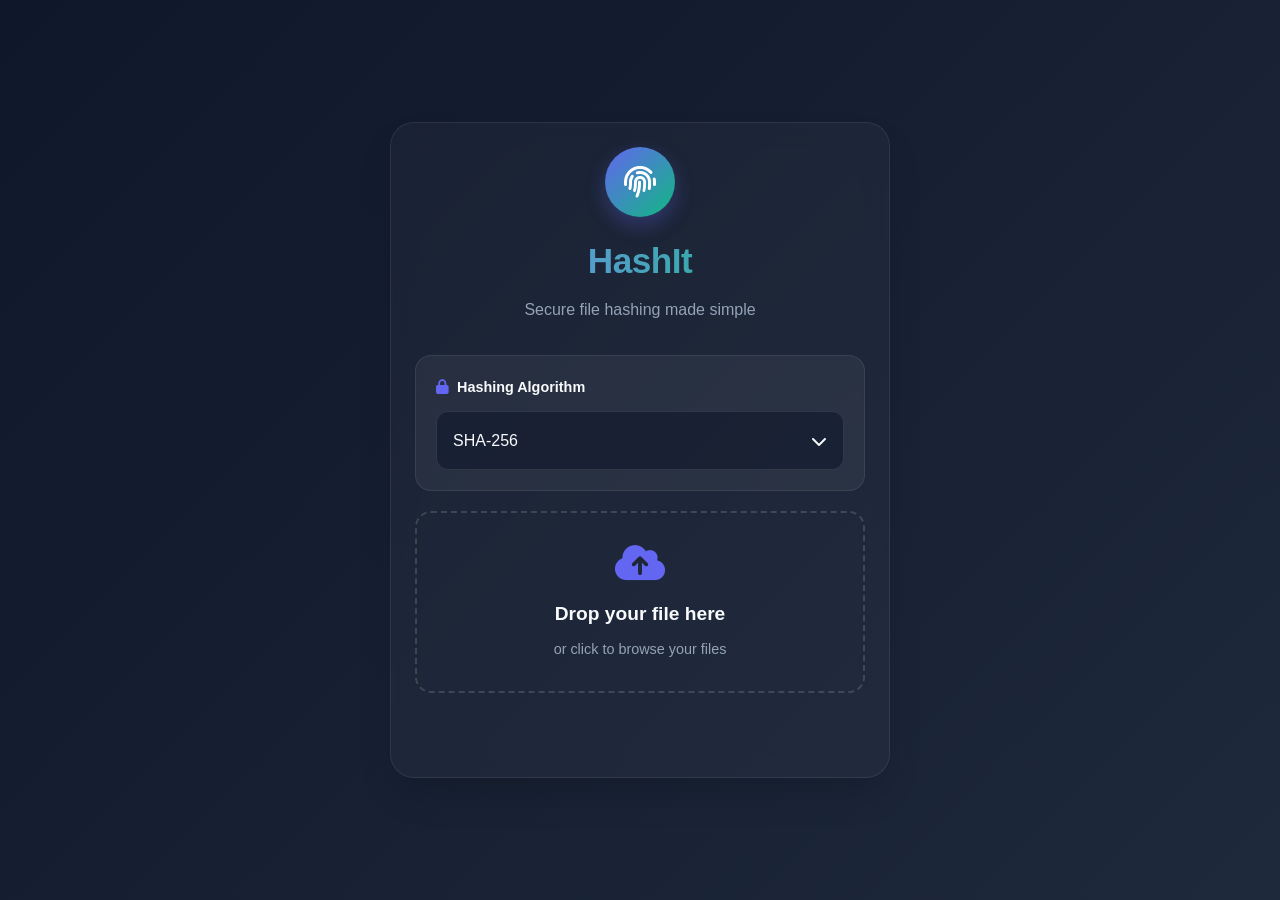
<file: index.html>
<!DOCTYPE html>
<html lang="en">
  <head>
    <meta charset="UTF-8" />
    <meta name="viewport" content="width=device-width, initial-scale=1.0" />
    <link rel="shortcut icon" href="favicon.ico" type="image/x-icon">
    <title>HashIt - Secure File Hasher</title>
    <link rel="stylesheet" href="css/all.min.css" />
    <link rel="stylesheet" href="css/style.css" />
  </head>
  <body>
    <div class="app-container">
      <header>
        <div class="logo"><i class="fas fa-fingerprint"></i></div>
        <h1>HashIt</h1>
        <p class="subtitle">Secure file hashing made simple</p>
      </header>

      <div class="card algorithm-selector">
        <label for="algorithm">
          <i class="fas fa-lock"></i>Hashing Algorithm
        </label>

        <div class="custom-dropdown">
          <div class="dropdown-selected">
            <span>SHA-256</span>
            <i class="fas fa-chevron-down"></i>
          </div>
          <div class="dropdown-options">
            <div class="dropdown-option" data-value="MD5">
              <i class="fas fa-shield-alt"></i>
              <span>MD5</span>
            </div>
            <div class="dropdown-option" data-value="SHA1">
              <i class="fas fa-shield-alt"></i>
              <span>SHA-1</span>
            </div>
            <div class="dropdown-option selected" data-value="SHA256">
              <i class="fas fa-shield-alt"></i>
              <span>SHA-256</span>
            </div>
            <div class="dropdown-option" data-value="SHA384">
              <i class="fas fa-shield-alt"></i>
              <span>SHA-384</span>
            </div>
            <div class="dropdown-option" data-value="SHA512">
              <i class="fas fa-shield-alt"></i>
              <span>SHA-512</span>
            </div>
            <div class="dropdown-option" data-value="SHA3-224">
              <i class="fas fa-shield-alt"></i>
              <span>SHA3-224</span>
            </div>
            <div class="dropdown-option" data-value="SHA3-256">
              <i class="fas fa-shield-alt"></i>
              <span>SHA3-256</span>
            </div>
            <div class="dropdown-option" data-value="SHA3-384">
              <i class="fas fa-shield-alt"></i>
              <span>SHA3-384</span>
            </div>
            <div class="dropdown-option" data-value="SHA3-512">
              <i class="fas fa-shield-alt"></i>
              <span>SHA3-512</span>
            </div>
            <div class="dropdown-option" data-value="RIPEMD160">
              <i class="fas fa-shield-alt"></i>
              <span>RIPEMD-160</span>
            </div>
          </div>
        </div>
      </div>

      <div class="file-input-area">
        <div id="dropzone" class="dropzone">
          <i class="fas fa-cloud-upload-alt"></i>
          <div class="main-text">Drop your file here</div>
          <div class="hint">or click to browse your files</div>
          <input type="file" id="fileInput" class="file-input" />
        </div>

        <button id="mobileButton" class="mobile-button">
          <i class="fas fa-file-upload"></i> Select File to Hash
        </button>

        <div class="file-progress" id="fileProgress">
          <div class="file-progress-bar" id="fileProgressBar"></div>
        </div>
      </div>

      <div class="spinner" id="spinner"></div>

      <div id="results" class="results">
        <div class="file-info">
          <div class="file-icon">
            <i class="fas fa-file"></i>
          </div>
          <div class="file-details">
            <div id="filename" class="filename"></div>
            <div id="filesize" class="file-size"></div>
          </div>
        </div>

        <span class="hash-label">Hash Result (<span id="algorithmName">SHA-256</span>):</span>
        <div id="hash" class="hash-result"></div>

        <div class="action-buttons">
          <button id="copyButton" class="copy-btn">
            <i class="fas fa-copy"></i> Copy to Clipboard
          </button>
          <button id="newFileButton" class="new-file-btn">
            <i class="fas fa-plus"></i> New File
          </button>
        </div>
      </div>

      <div id="copyNotification" class="copy-notification">
        <i class="fas fa-check-circle"></i>
        <span>Copied to clipboard!</span>
      </div>
    </div>

    <script src="js/crypto-js.min.js"></script>
    <script src="js/sha3.min.js"></script>
    <script src="js/script.js"></script>
  </body>
</html>
</file>
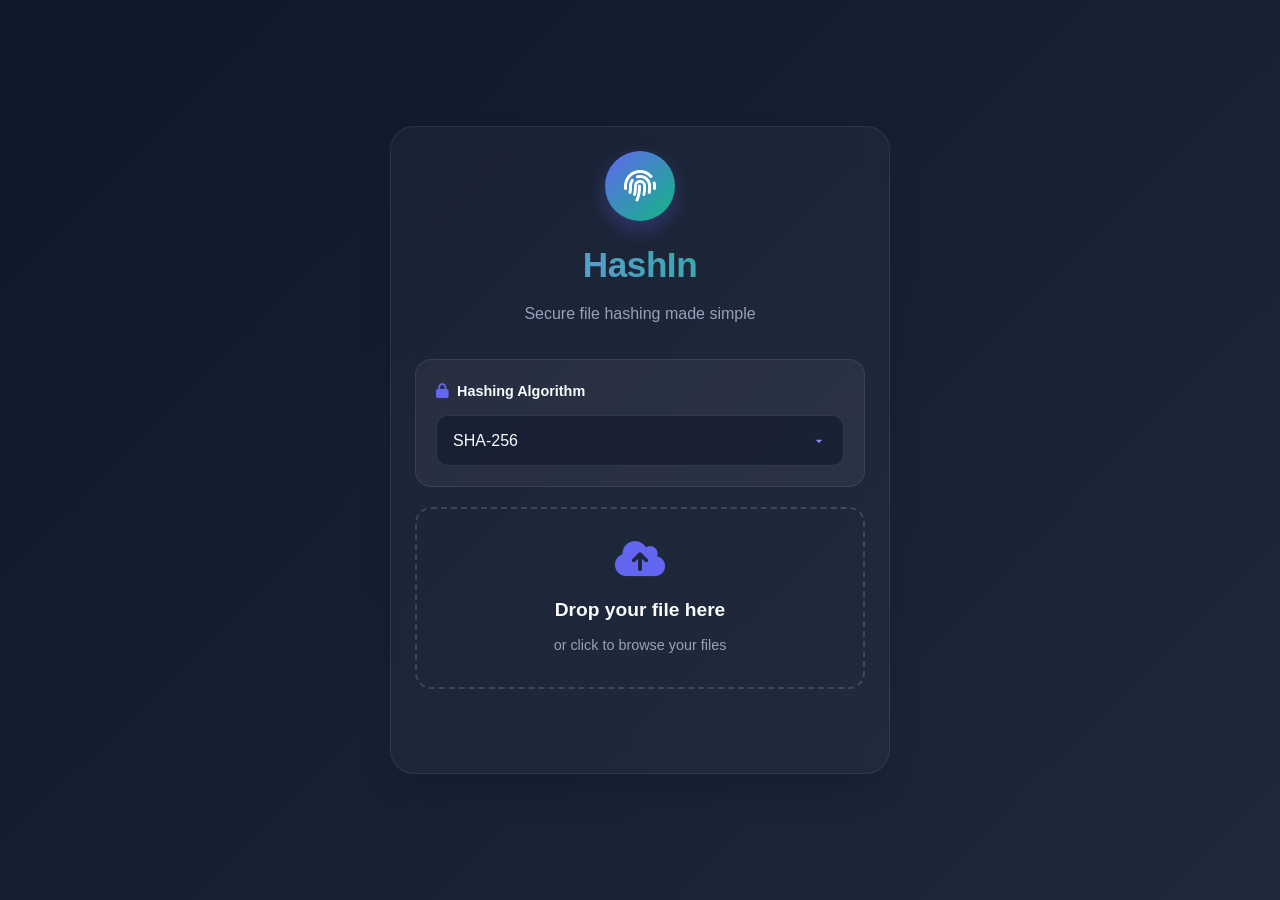
<file: src/index.html>
<!DOCTYPE html>
<html lang="en">
  <head>
    <meta charset="UTF-8" />
    <meta name="viewport" content="width=device-width, initial-scale=1.0" />
    <link rel="shortcut icon" href="favicon.ico" type="image/x-icon" />
    <title>HashIn - Secure File Hasher</title>
    <link rel="stylesheet" href="css/all.min.css" />
    <link rel="stylesheet" href="css/style.css" />
  </head>
  <body>
    <div class="app-container">
      <header>
        <div class="logo"><i class="fas fa-fingerprint"></i></div>
        <h1>HashIn</h1>
        <p class="subtitle">Secure file hashing made simple</p>
      </header>

      <div class="card algorithm-selector">
        <label for="algorithm">
          <i class="fas fa-lock"></i>Hashing Algorithm
        </label>

        <select id="algorithm" class="algorithm-select">
          <option value="MD5">MD5</option>
          <option value="SHA1">SHA-1</option>
          <option value="SHA256" selected>SHA-256</option>
          <option value="SHA384">SHA-384</option>
          <option value="SHA512">SHA-512</option>
          <option value="SHA3-224">SHA3-224</option>
          <option value="SHA3-256">SHA3-256</option>
          <option value="SHA3-384">SHA3-384</option>
          <option value="SHA3-512">SHA3-512</option>
          <option value="RIPEMD160">RIPEMD-160</option>
        </select>
      </div>

      <div class="file-input-area">
        <div id="dropzone" class="dropzone">
          <i class="fas fa-cloud-upload-alt"></i>
          <div class="main-text">Drop your file here</div>
          <div class="hint">or click to browse your files</div>
          <input type="file" id="fileInput" class="file-input" />
        </div>

        <button id="mobileButton" class="mobile-button">
          <i class="fas fa-file-upload"></i> Select File to Hash
        </button>

        <div class="file-progress" id="fileProgress">
          <div class="file-progress-bar" id="fileProgressBar"></div>
        </div>
      </div>

      <div class="spinner" id="spinner"></div>

      <div id="results" class="results">
        <div class="file-info">
          <div class="file-icon">
            <i class="fas fa-file"></i>
          </div>
          <div class="file-details">
            <div id="filename" class="filename"></div>
            <div id="filesize" class="file-size"></div>
          </div>
        </div>

        <span class="hash-label">Hash Result (<span id="algorithmName">SHA-256</span>):</span>
        <div id="hash" class="hash-result"></div>

        <div class="action-buttons">
          <button id="copyButton" class="copy-btn">
            <i class="fas fa-copy"></i> Copy to Clipboard
          </button>
          <button id="newFileButton" class="new-file-btn">
            <i class="fas fa-plus"></i> New File
          </button>
        </div>
      </div>

      <div id="copyNotification" class="copy-notification">
        <span>Copied to clipboard!</span>
      </div>
    </div>

    <script src="js/crypto-js.min.js"></script>
    <script src="js/sha3.min.js"></script>
    <script src="js/script.js"></script>
  </body>
</html>
</file>
<file: css/style.css>
:root {
    --primary: #6366f1;
    --primary-dark: #4f46e5;
    --primary-light: #818cf8;
    --secondary: #10b981;
    --dark: #1e293b;
    --darker: #0f172a;
    --light: #f8fafc;
    --gray: #94a3b8;
    --gray-light: #e2e8f0;
    --card-bg: rgba(255, 255, 255, 0.05);
    --card-border: rgba(255, 255, 255, 0.08);
    --border-radius: 16px;
    --border-radius-sm: 12px;
    --border-radius-lg: 24px;
    --transition: all 0.3s cubic-bezier(0.4, 0, 0.2, 1);
    --shadow: 0 10px 25px -5px rgba(0, 0, 0, 0.1);
    --shadow-lg: 0 20px 40px -10px rgba(0, 0, 0, 0.2);
}

* {
    margin: 0;
    padding: 0;
    box-sizing: border-box;
    font-family: -apple-system, BlinkMacSystemFont, 'Segoe UI', Roboto, Oxygen, Ubuntu, sans-serif;
}

body {
    background: linear-gradient(135deg, var(--darker), var(--dark));
    color: var(--light);
    min-height: 100vh;
    padding: 20px;
    display: flex;
    flex-direction: column;
    align-items: center;
    justify-content: center;
    line-height: 1.6;
}

.app-container {
    width: 100%;
    max-width: 500px;
    background: rgba(255, 255, 255, 0.03);
    backdrop-filter: blur(12px);
    border-radius: var(--border-radius-lg);
    padding: 24px;
    box-shadow: var(--shadow-lg);
    border: 1px solid var(--card-border);
    position: relative;
}

header {
    text-align: center;
    margin-bottom: 32px;
}

.logo {
    width: 70px;
    height: 70px;
    background: linear-gradient(135deg, var(--primary), var(--secondary));
    border-radius: 50%;
    display: flex;
    align-items: center;
    justify-content: center;
    margin: 0 auto 16px;
    box-shadow: 0 8px 20px rgba(99, 102, 241, 0.3);
}

.logo i {
    font-size: 32px;
    color: white;
}

h1 {
    font-size: 2.2rem;
    font-weight: 700;
    background: linear-gradient(to right, var(--primary-light), var(--secondary));
    -webkit-background-clip: text;
    background-clip: text;
    -webkit-text-fill-color: transparent;
    margin-bottom: 8px;
    letter-spacing: -0.5px;
}

.subtitle {
    color: var(--gray);
    font-size: 1rem;
    font-weight: 400;
}

.card {
    background: var(--card-bg);
    border-radius: var(--border-radius);
    padding: 20px;
    margin-bottom: 20px;
    border: 1px solid var(--card-border);
}

.algorithm-selector {
    margin-bottom: 20px;
    position: relative;
}

.algorithm-selector label {
    display: block;
    margin-bottom: 12px;
    font-weight: 600;
    color: var(--light);
    font-size: 0.9rem;
    display: flex;
    align-items: center;
    gap: 8px;
}

.algorithm-selector label i {
    color: var(--primary);
}

/* Custom dropdown styles */
.custom-dropdown {
    position: relative;
    width: 100%;
}

.dropdown-selected {
    width: 100%;
    padding: 16px;
    border-radius: var(--border-radius-sm);
    border: 1.5px solid rgba(255, 255, 255, 0.1);
    background: rgba(15, 23, 42, 0.6);
    color: var(--light);
    font-size: 1rem;
    font-weight: 500;
    cursor: pointer;
    transition: var(--transition);
    display: flex;
    justify-content: space-between;
    align-items: center;
}

.dropdown-selected:hover {
    border-color: var(--primary);
}

.dropdown-selected i {
    transition: var(--transition);
}

.dropdown-options {
    position: absolute;
    top: calc(100% + 5px);
    left: 0;
    width: 100%;
    background: rgba(15, 23, 42, 0.95);
    border-radius: var(--border-radius-sm);
    border: 1px solid rgba(255, 255, 255, 0.1);
    overflow: hidden;
    z-index: 100;
    max-height: 0;
    opacity: 0;
    transform: translateY(-10px);
    transition: all 0.3s ease;
    box-shadow: var(--shadow-lg);
}

.dropdown-options.active {
    max-height: 300px;
    opacity: 1;
    transform: translateY(0);
    overflow-y: auto;
}

/* Custom scrollbar for dropdown */
.dropdown-options::-webkit-scrollbar {
    width: 8px;
}

.dropdown-options::-webkit-scrollbar-track {
    background: rgba(15, 23, 42, 0.5);
    border-radius: 0 4px 4px 0;
}

.dropdown-options::-webkit-scrollbar-thumb {
    background: var(--primary);
    border-radius: 4px;
}

.dropdown-options::-webkit-scrollbar-thumb:hover {
    background: var(--primary-dark);
}

.dropdown-option {
    padding: 14px 16px;
    cursor: pointer;
    transition: var(--transition);
    font-size: 0.95rem;
    display: flex;
    align-items: center;
    border-bottom: 1px solid rgba(255, 255, 255, 0.05);
}

.dropdown-option:last-child {
    border-bottom: none;
}

.dropdown-option:hover {
    background: rgba(99, 102, 241, 0.15);
}

.dropdown-option.selected {
    background: rgba(99, 102, 241, 0.2);
    color: var(--primary-light);
    font-weight: 500;
}

.dropdown-option i {
    margin-right: 10px;
    font-size: 0.9rem;
    color: var(--primary);
    width: 18px;
    text-align: center;
}

.file-input-area {
    position: relative;
    margin-bottom: 20px;
}

.dropzone {
    width: 100%;
    min-height: 180px;
    border: 2px dashed rgba(255, 255, 255, 0.15);
    border-radius: var(--border-radius);
    display: flex;
    flex-direction: column;
    align-items: center;
    justify-content: center;
    padding: 30px;
    text-align: center;
    transition: var(--transition);
    cursor: pointer;
}

.dropzone:hover,
.dropzone.dragover {
    border-color: var(--primary);
    background: rgba(99, 102, 241, 0.08);
    transform: translateY(-2px);
}

.dropzone i {
    font-size: 2.5rem;
    margin-bottom: 16px;
    color: var(--primary);
    transition: var(--transition);
}

.dropzone:hover i {
    transform: scale(1.1);
}

.dropzone .main-text {
    font-size: 1.2rem;
    font-weight: 600;
    margin-bottom: 8px;
}

.dropzone .hint {
    color: var(--gray);
    font-size: 0.9rem;
}

.file-input {
    position: absolute;
    width: 100%;
    height: 100%;
    top: 0;
    left: 0;
    opacity: 0;
    cursor: pointer;
}

.mobile-button {
    display: none;
    width: 100%;
    padding: 14px 20px;
    background: var(--primary);
    color: white;
    border: none;
    border-radius: var(--border-radius);
    font-size: 1rem;
    font-weight: 600;
    cursor: pointer;
    transition: var(--transition);
    text-align: center;
    margin-bottom: 20px;
    justify-content: center;
    align-items: center;
    gap: 10px;
    box-shadow: 0 4px 6px -1px rgba(0, 0, 0, 0.2);
}

.mobile-button:hover {
    background: var(--primary-dark);
    transform: translateY(-2px);
}

.mobile-button:active {
    transform: translateY(0);
}

.results {
    background: rgba(15, 23, 42, 0.6);
    border-radius: var(--border-radius);
    padding: 20px;
    margin-top: 20px;
    transition: var(--transition);
    opacity: 0;
    height: 0;
    overflow: hidden;
    transform: translateY(10px);
}

.results.visible {
    opacity: 1;
    height: auto;
    transform: translateY(0);
}

.file-info {
    display: flex;
    align-items: center;
    gap: 12px;
    margin-bottom: 16px;
    padding-bottom: 16px;
    border-bottom: 1px solid rgba(255, 255, 255, 0.1);
}

.file-icon {
    width: 42px;
    height: 42px;
    background: var(--primary);
    border-radius: 10px;
    display: flex;
    align-items: center;
    justify-content: center;
}

.file-icon i {
    color: white;
    font-size: 18px;
}

.file-details {
    flex: 1;
    min-width: 0;
}

.filename {
    font-weight: 600;
    color: var(--light);
    word-break: break-all;
    margin-bottom: 4px;
    font-size: 1rem;
}

.file-size {
    font-size: 0.8rem;
    color: var(--gray);
}

.hash-label {
    color: var(--gray);
    font-size: 0.85rem;
    margin-bottom: 8px;
    display: block;
    font-weight: 500;
}

.hash-result {
    background: rgba(0, 0, 0, 0.2);
    padding: 16px;
    border-radius: var(--border-radius-sm);
    font-family: 'Courier New', monospace;
    word-break: break-all;
    margin-bottom: 20px;
    position: relative;
    font-size: 0.9rem;
    line-height: 1.5;
    border: 1px solid rgba(255, 255, 255, 0.05);
    max-height: 150px;
    overflow-y: auto;
}

.action-buttons {
    display: flex;
    gap: 12px;
}

.copy-btn {
    background: var(--primary);
    color: white;
    border: none;
    padding: 12px 20px;
    border-radius: var(--border-radius-sm);
    cursor: pointer;
    font-weight: 600;
    transition: var(--transition);
    display: flex;
    align-items: center;
    gap: 8px;
    flex: 1;
    justify-content: center;
    font-size: 0.95rem;
}

.copy-btn:hover {
    background: var(--primary-dark);
}

.new-file-btn {
    background: rgba(255, 255, 255, 0.1);
    color: white;
    border: none;
    padding: 12px 20px;
    border-radius: var(--border-radius-sm);
    cursor: pointer;
    font-weight: 600;
    transition: var(--transition);
    display: flex;
    align-items: center;
    gap: 8px;
    flex: 1;
    justify-content: center;
    font-size: 0.95rem;
}

.new-file-btn:hover {
    background: rgba(255, 255, 255, 0.15);
}

@media (max-width: 768px) {
    body {
        padding: 16px;
        justify-content: flex-start;
        padding-top: 40px;
    }

    .app-container {
        padding: 20px;
        max-width: 100%;
        border-radius: var(--border-radius);
    }

    h1 {
        font-size: 1.8rem;
    }

    .dropzone {
        display: none;
        min-height: 160px;
    }

    .mobile-button {
        display: flex;
        margin-bottom: 15px;
    }

    .action-buttons {
        flex-direction: column;
    }

    .file-info {
        flex-direction: column;
        text-align: center;
        gap: 16px;
    }

    .file-details {
        width: 100%;
    }

    .dropdown-options {
        position: fixed;
        bottom: 0;
        left: 0;
        width: 100%;
        max-height: 50vh;
        border-radius: 16px 16px 0 0;
        transform: translateY(100%);
    }

    .dropdown-options.active {
        transform: translateY(0);
    }
}

@media (min-width: 769px) {
    .mobile-button {
        display: none;
    }
}

/* Animation for hashing process */
@keyframes pulse {
    0% {
        transform: scale(1);
    }

    50% {
        transform: scale(1.02);
    }

    100% {
        transform: scale(1);
    }
}

.hashing {
    animation: pulse 1.5s ease-in-out infinite;
}

/* Loading spinner */
.spinner {
    width: 44px;
    height: 44px;
    border: 3px solid rgba(255, 255, 255, 0.1);
    border-radius: 50%;
    border-top-color: var(--primary);
    animation: spin 1s ease-in-out infinite;
    margin: 24px auto;
    display: none;
}

@keyframes spin {
    to {
        transform: rotate(360deg);
    }
}

.file-progress {
    width: 100%;
    height: 4px;
    background: rgba(255, 255, 255, 0.1);
    border-radius: 2px;
    overflow: hidden;
    margin-top: 12px;
    display: none;
}

.file-progress-bar {
    height: 100%;
    width: 0%;
    background: var(--primary);
    border-radius: 2px;
    transition: width 0.3s ease;
}

.copy-notification {
    position: absolute;
    bottom: 10px;
    right: 10px;
    background: var(--secondary);
    color: white;
    padding: 8px 16px;
    border-radius: 20px;
    font-size: 0.85rem;
    display: flex;
    align-items: center;
    gap: 6px;
    opacity: 0;
    transform: translateY(10px);
    transition: all 0.3s ease;
    pointer-events: none;
}

.copy-notification.visible {
    opacity: 1;
    transform: translateY(0);
}
</file>
<file: src/css/style.css>
:root {
    --primary: #6366f1;
    --primary-dark: #4f46e5;
    --primary-light: #818cf8;
    --secondary: #10b981;
    --dark: #1e293b;
    --darker: #0f172a;
    --light: #f8fafc;
    --gray: #94a3b8;
    --gray-light: #e2e8f0;
    --card-bg: rgba(255, 255, 255, 0.05);
    --card-border: rgba(255, 255, 255, 0.08);
    --border-radius: 16px;
    --border-radius-sm: 12px;
    --border-radius-lg: 24px;
    --transition: all 0.3s cubic-bezier(0.4, 0, 0.2, 1);
    --shadow: 0 10px 25px -5px rgba(0, 0, 0, 0.1);
    --shadow-lg: 0 20px 40px -10px rgba(0, 0, 0, 0.2);
}

* {
    margin: 0;
    padding: 0;
    box-sizing: border-box;
    font-family: -apple-system, BlinkMacSystemFont, 'Segoe UI', Roboto, Oxygen, Ubuntu, sans-serif;
}

body {
    background: linear-gradient(135deg, var(--darker), var(--dark));
    color: var(--light);
    min-height: 100vh;
    padding: 20px;
    display: flex;
    flex-direction: column;
    align-items: center;
    justify-content: center;
    line-height: 1.6;
}

.app-container {
    width: 100%;
    max-width: 500px;
    background: rgba(255, 255, 255, 0.03);
    backdrop-filter: blur(12px);
    border-radius: var(--border-radius-lg);
    padding: 24px;
    box-shadow: var(--shadow-lg);
    border: 1px solid var(--card-border);
    position: relative;
}

header {
    text-align: center;
    margin-bottom: 32px;
}

.logo {
    width: 70px;
    height: 70px;
    background: linear-gradient(135deg, var(--primary), var(--secondary));
    border-radius: 50%;
    display: flex;
    align-items: center;
    justify-content: center;
    margin: 0 auto 16px;
    box-shadow: 0 8px 20px rgba(99, 102, 241, 0.3);
}

.logo i {
    font-size: 32px;
    color: white;
}

h1 {
    font-size: 2.2rem;
    font-weight: 700;
    background: linear-gradient(to right, var(--primary-light), var(--secondary));
    -webkit-background-clip: text;
    background-clip: text;
    -webkit-text-fill-color: transparent;
    margin-bottom: 8px;
    letter-spacing: -0.5px;
}

.subtitle {
    color: var(--gray);
    font-size: 1rem;
    font-weight: 400;
}

.card {
    background: var(--card-bg);
    border-radius: var(--border-radius);
    padding: 20px;
    margin-bottom: 20px;
    border: 1px solid var(--card-border);
}

.algorithm-selector {
    margin-bottom: 20px;
    position: relative;
}

.algorithm-selector label {
    display: block;
    margin-bottom: 12px;
    font-weight: 600;
    color: var(--light);
    font-size: 0.9rem;
    display: flex;
    align-items: center;
    gap: 8px;
}

.algorithm-selector label i {
    color: var(--primary);
}

.algorithm-select {
    width: 100%;
    padding: 16px;
    border-radius: var(--border-radius-sm);
    border: 1.5px solid rgba(255, 255, 255, 0.1);
    background: rgba(15, 23, 42, 0.6);
    color: var(--light);
    font-size: 1rem;
    font-weight: 500;
    cursor: pointer;
    transition: var(--transition);
    appearance: none;
    background-image: url("data:image/svg+xml,%3Csvg xmlns='http://www.w3.org/2000/svg' viewBox='0 0 24 24' fill='%23818cf8'%3E%3Cpath d='M7 10l5 5 5-5z'/%3E%3C/svg%3E");
    background-repeat: no-repeat;
    background-position: right 16px center;
    background-size: 16px;
}

.algorithm-select:hover {
    border-color: var(--primary);
}

.algorithm-select:focus {
    outline: none;
    border-color: var(--primary);
    box-shadow: 0 0 0 2px rgba(99, 102, 241, 0.2);
}

.file-input-area {
    position: relative;
    margin-bottom: 20px;
}

.dropzone {
    width: 100%;
    min-height: 180px;
    border: 2px dashed rgba(255, 255, 255, 0.15);
    border-radius: var(--border-radius);
    display: flex;
    flex-direction: column;
    align-items: center;
    justify-content: center;
    padding: 30px;
    text-align: center;
    transition: var(--transition);
    cursor: pointer;
}

.dropzone:hover,
.dropzone.dragover {
    border-color: var(--primary);
    background: rgba(99, 102, 241, 0.08);
    transform: translateY(-2px);
}

.dropzone i {
    font-size: 2.5rem;
    margin-bottom: 16px;
    color: var(--primary);
    transition: var(--transition);
}

.dropzone:hover i {
    transform: scale(1.1);
}

.dropzone .main-text {
    font-size: 1.2rem;
    font-weight: 600;
    margin-bottom: 8px;
}

.dropzone .hint {
    color: var(--gray);
    font-size: 0.9rem;
}

.file-input {
    position: absolute;
    width: 100%;
    height: 100%;
    top: 0;
    left: 0;
    opacity: 0;
    cursor: pointer;
}

.mobile-button {
    display: none;
    width: 100%;
    padding: 14px 20px;
    background: var(--primary);
    color: white;
    border: none;
    border-radius: var(--border-radius);
    font-size: 1rem;
    font-weight: 600;
    cursor: pointer;
    transition: var(--transition);
    text-align: center;
    margin-bottom: 20px;
    justify-content: center;
    align-items: center;
    gap: 10px;
    box-shadow: 0 4px 6px -1px rgba(0, 0, 0, 0.2);
}

.mobile-button:hover {
    background: var(--primary-dark);
    transform: translateY(-2px);
}

.mobile-button:active {
    transform: translateY(0);
}

.file-progress {
    width: 100%;
    height: 4px;
    background: rgba(255, 255, 255, 0.1);
    border-radius: 2px;
    overflow: hidden;
    margin-top: 12px;
    display: none;
}

.file-progress-bar {
    height: 100%;
    width: 0%;
    background: var(--primary);
    border-radius: 2px;
    transition: width 0.3s ease;
}

.spinner {
    width: 44px;
    height: 44px;
    border: 3px solid rgba(255, 255, 255, 0.1);
    border-radius: 50%;
    border-top-color: var(--primary);
    animation: spin 1s ease-in-out infinite;
    margin: 24px auto;
    display: none;
}

@keyframes spin {
    to {
        transform: rotate(360deg);
    }
}

.results {
    background: rgba(15, 23, 42, 0.6);
    border-radius: var(--border-radius);
    padding: 20px;
    margin-top: 20px;
    transition: var(--transition);
    opacity: 0;
    height: 0;
    overflow: hidden;
    transform: translateY(10px);
}

.results.visible {
    opacity: 1;
    height: auto;
    transform: translateY(0);
}

.file-info {
    display: flex;
    align-items: center;
    gap: 12px;
    margin-bottom: 16px;
    padding-bottom: 16px;
    border-bottom: 1px solid rgba(255, 255, 255, 0.1);
}

.file-icon {
    width: 42px;
    height: 42px;
    background: var(--primary);
    border-radius: 10px;
    display: flex;
    align-items: center;
    justify-content: center;
}

.file-icon i {
    color: white;
    font-size: 18px;
}

.file-details {
    flex: 1;
    min-width: 0;
}

.filename {
    font-weight: 600;
    color: var(--light);
    word-break: break-all;
    margin-bottom: 4px;
    font-size: 1rem;
}

.file-size {
    font-size: 0.8rem;
    color: var(--gray);
}

.hash-label {
    color: var(--gray);
    font-size: 0.85rem;
    margin-bottom: 8px;
    display: block;
    font-weight: 500;
}

.hash-result {
    background: rgba(0, 0, 0, 0.2);
    padding: 16px;
    border-radius: var(--border-radius-sm);
    font-family: 'Courier New', monospace;
    word-break: break-all;
    margin-bottom: 20px;
    position: relative;
    font-size: 0.9rem;
    line-height: 1.5;
    border: 1px solid rgba(255, 255, 255, 0.05);
    max-height: 150px;
    overflow-y: auto;
}

.action-buttons {
    display: flex;
    gap: 12px;
}

.copy-btn {
    background: var(--primary);
    color: white;
    border: none;
    padding: 12px 20px;
    border-radius: var(--border-radius-sm);
    cursor: pointer;
    font-weight: 600;
    transition: var(--transition);
    display: flex;
    align-items: center;
    gap: 8px;
    flex: 1;
    justify-content: center;
    font-size: 0.95rem;
}

.copy-btn:hover {
    background: var(--primary-dark);
}

.new-file-btn {
    background: rgba(255, 255, 255, 0.1);
    color: white;
    border: none;
    padding: 12px 20px;
    border-radius: var(--border-radius-sm);
    cursor: pointer;
    font-weight: 600;
    transition: var(--transition);
    display: flex;
    align-items: center;
    gap: 8px;
    flex: 1;
    justify-content: center;
    font-size: 0.95rem;
}

.new-file-btn:hover {
    background: rgba(255, 255, 255, 0.15);
}

.copy-notification {
    position: fixed;
    min-width: fit-content;
    bottom: 47px;
    left: 50%;
    transform: translateX(-50%) translateY(10px);
    background: var(--secondary);
    color: white;
    padding: 8px 16px;
    border-radius: 20px;
    font-size: 0.85rem;
    display: flex;
    align-items: center;
    gap: 6px;
    opacity: 0;
    transition: all 0.3s ease;
    pointer-events: none;
    z-index: 1001;
}

.copy-notification.visible {
    opacity: 1;
    transform: translateX(-50%) translateY(0);
}

button,
select,
input {
    outline: none;
    -webkit-tap-highlight-color: transparent;
    -webkit-touch-callout: none;
}

@keyframes pulse {
    0% {
        transform: scale(1);
    }

    50% {
        transform: scale(1.02);
    }

    100% {
        transform: scale(1);
    }
}

.hashing {
    animation: pulse 1.5s ease-in-out infinite;
}

@media (max-width: 480px) {
    .app-container {
        width: 100vw;
        min-height: 100vh;
        padding: 24px 16px 32px;
        border-radius: 0;
        box-shadow: none;
        border: none;
        background: transparent;
        display: flex;
        flex-direction: column;
        justify-content: flex-start;
    }

    header {
        margin-bottom: 24px;
        margin-top: 16px;
    }

    .logo {
        margin-top: 8px;
        margin-bottom: 12px;
    }

    .dropzone {
        display: none;
    }

    .mobile-button {
        display: flex;
        margin-bottom: 20px;
    }

    .action-buttons {
        flex-direction: column;
        gap: 12px;
    }

    .file-info {
        flex-direction: column;
        text-align: center;
        gap: 16px;
    }

    .file-details {
        width: 100%;
    }

    .results {
        margin-top: 24px;
        padding: 16px;
    }

    .hash-result {
        padding: 12px;
        margin-bottom: 16px;
    }

    .file-progress {
        margin-top: 16px;
    }

    .copy-notification {
        bottom: 32px;
    }
}
</file>
